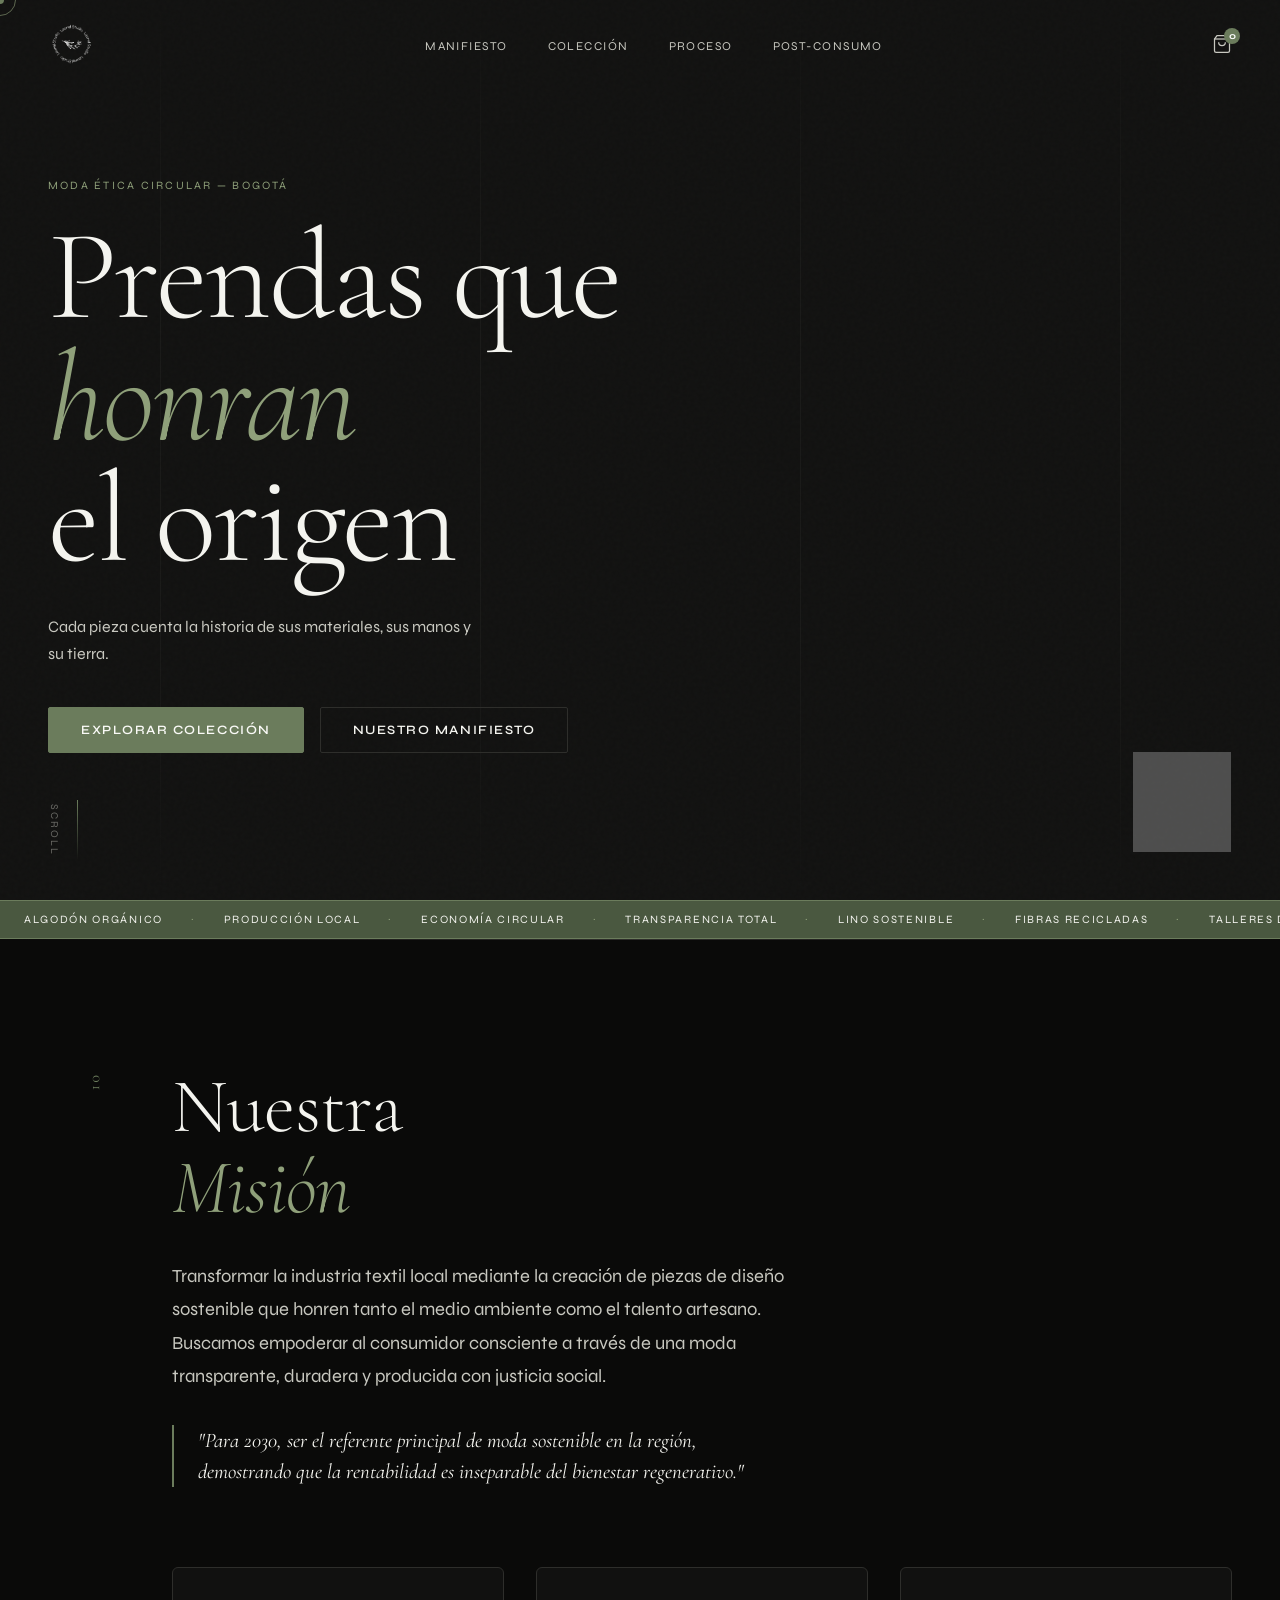
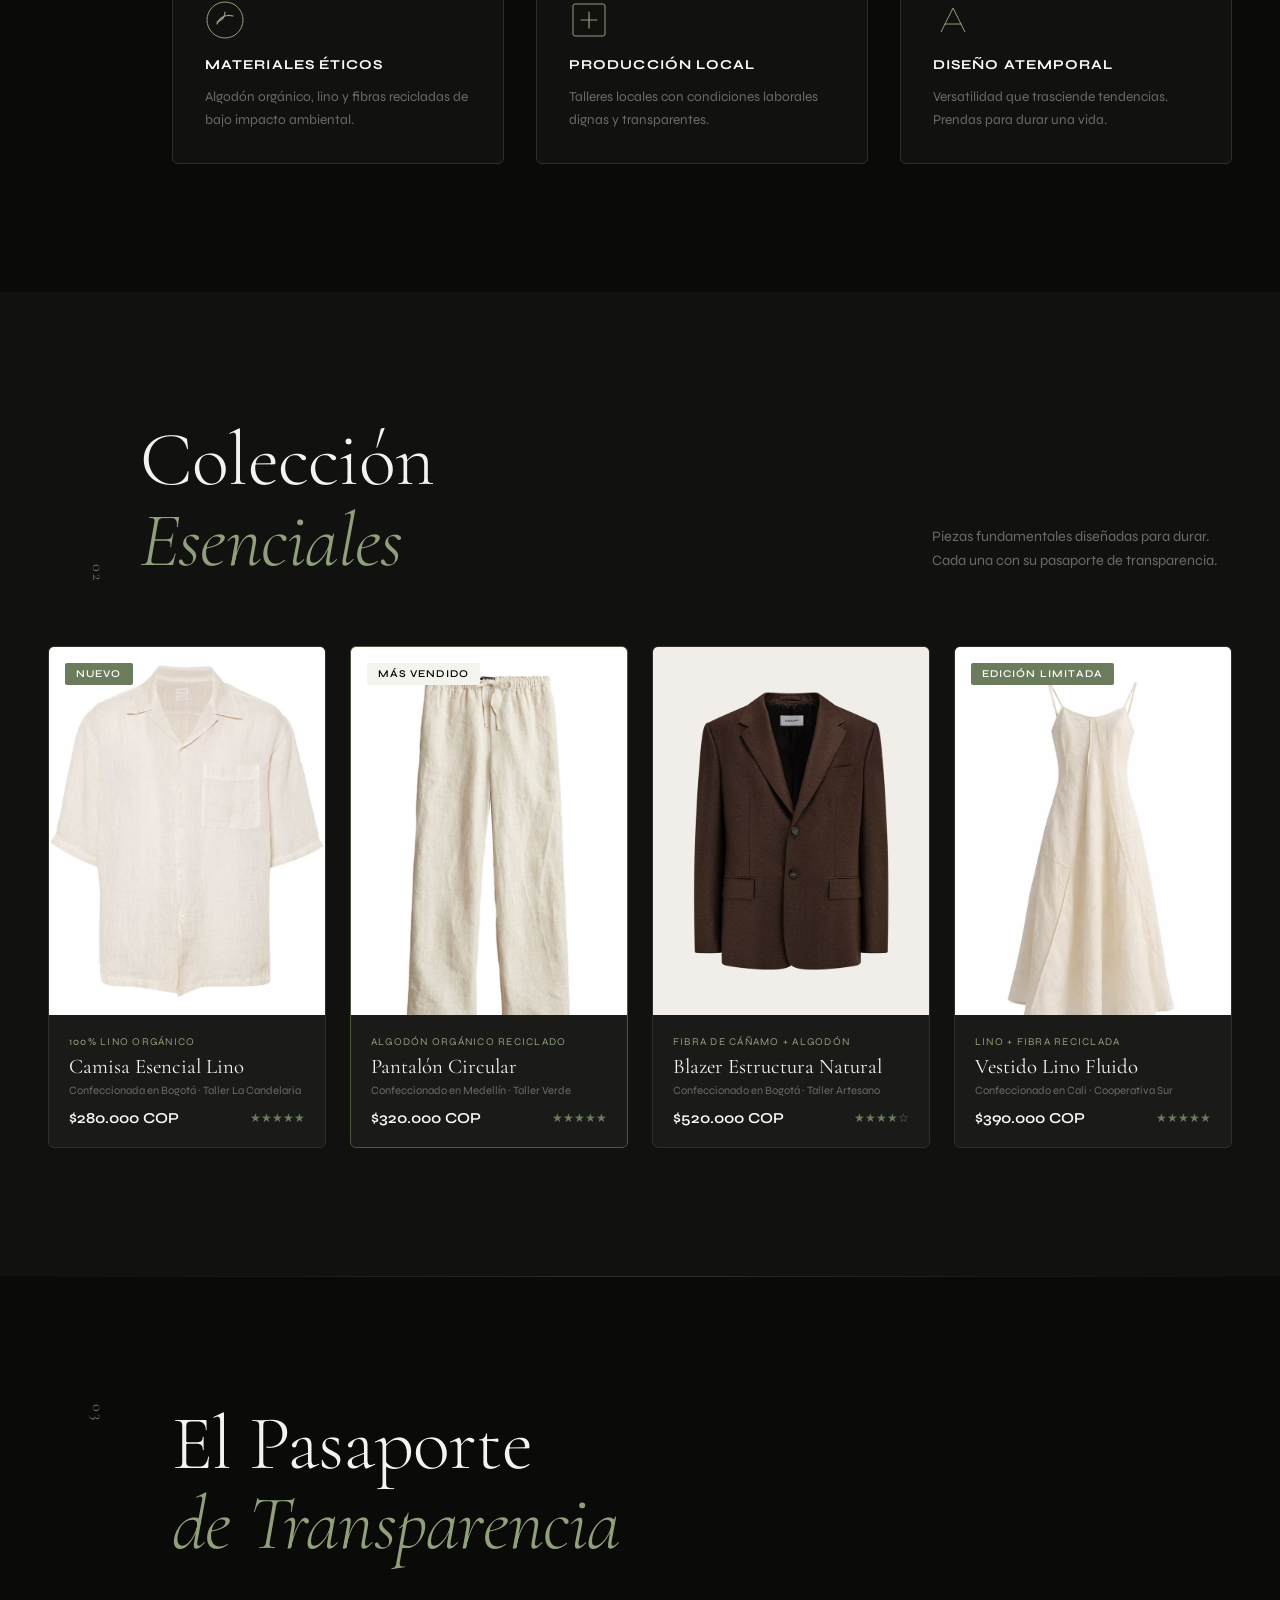
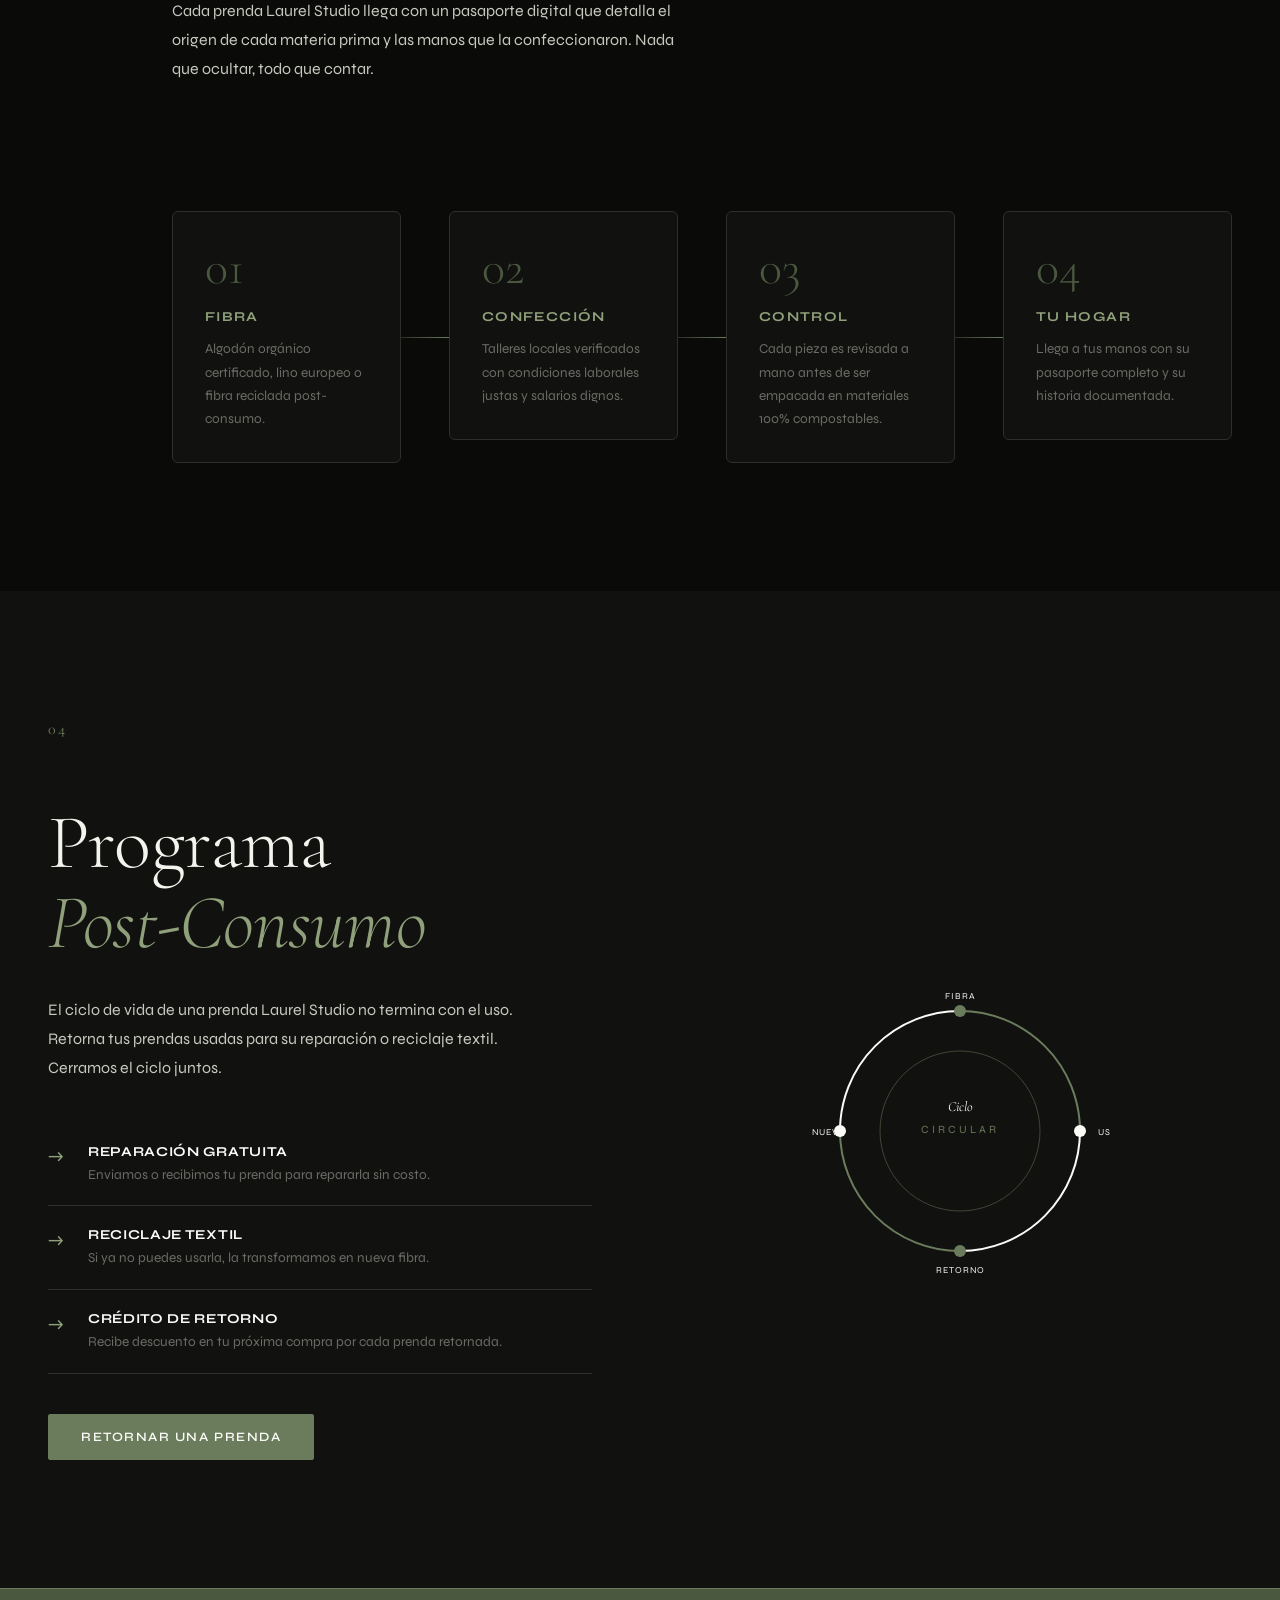
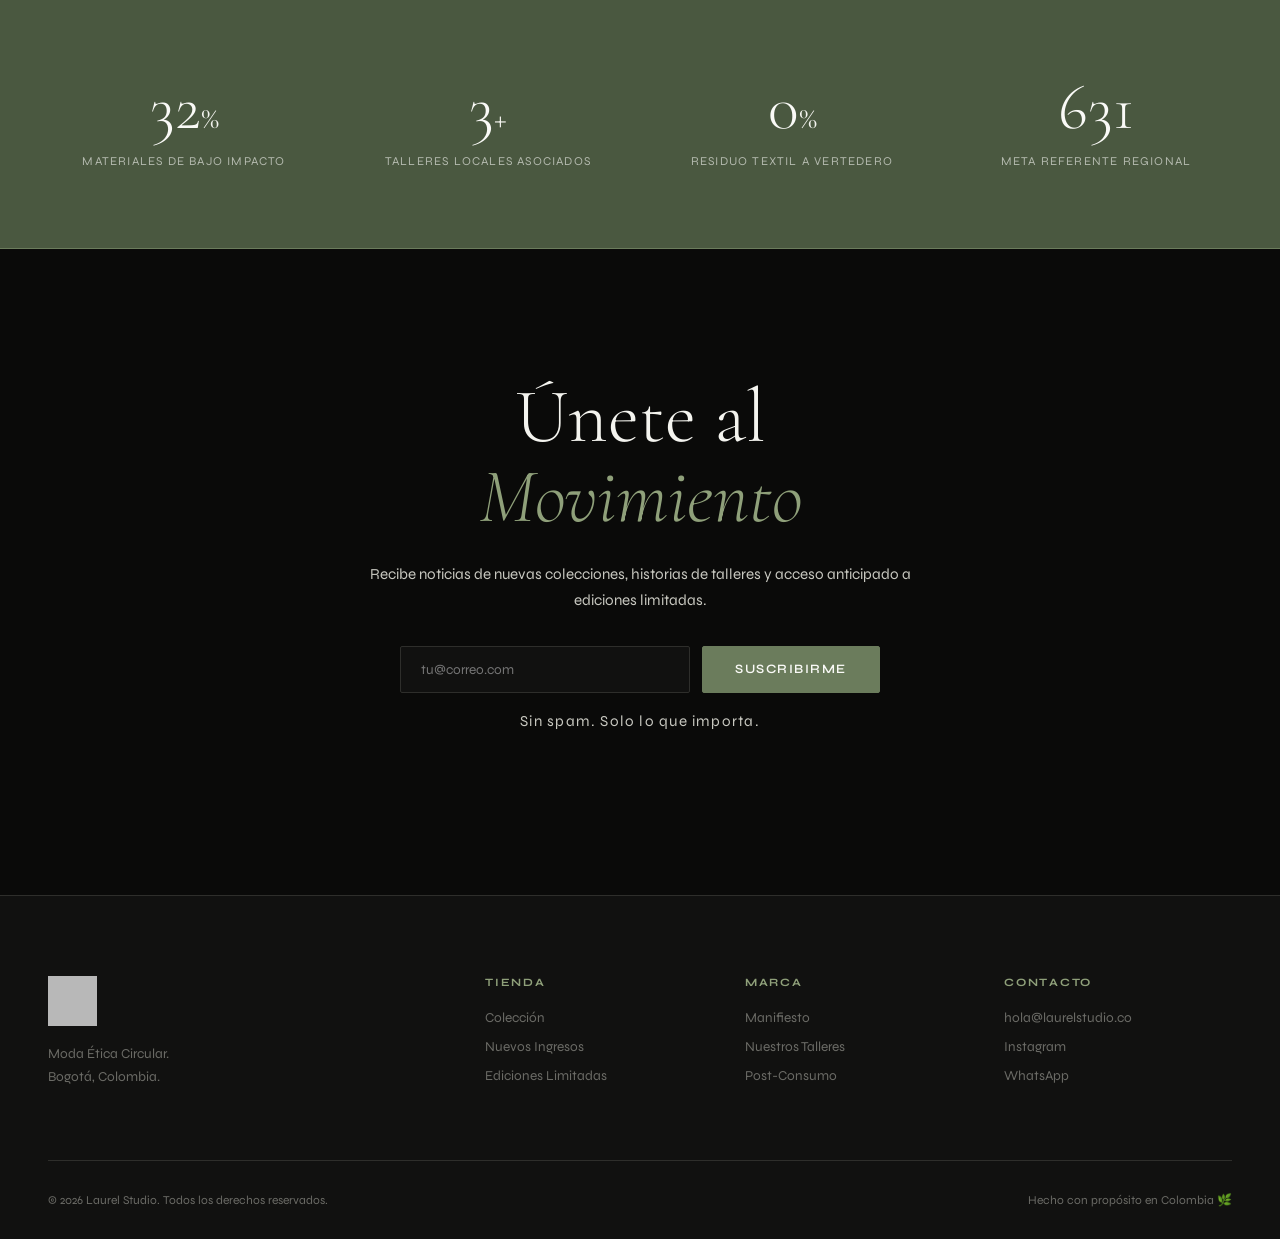
<file: index.html>
<!DOCTYPE html>
<html lang="es">
<head>
  <meta charset="UTF-8" />
  <meta name="viewport" content="width=device-width, initial-scale=1.0" />
  <title>Laurel Studio — Moda Ética Circular</title>
  <link rel="stylesheet" href="style.css" />
  <link rel="preconnect" href="https://fonts.googleapis.com" />
  <link rel="preconnect" href="https://fonts.gstatic.com" crossorigin />
  <link href="https://fonts.googleapis.com/css2?family=Cormorant+Garamond:ital,wght@0,300;0,400;0,600;1,300;1,400&family=Syne:wght@400;500;600;700;800&display=swap" rel="stylesheet" />
</head>
<body>

  <!-- CURSOR -->
  <div class="cursor" id="cursor"></div>
  <div class="cursor-follower" id="cursorFollower"></div>

  <!-- NAV -->
  <nav class="nav" id="nav">
    <div class="nav__logo">
      <img src="logotipo.png" alt="Laurel Studio" class="nav__logo-img" />
    </div>
    <ul class="nav__links">
      <li><a href="#manifesto">Manifiesto</a></li>
      <li><a href="#coleccion">Colección</a></li>
      <li><a href="#proceso">Proceso</a></li>
      <li><a href="#postconsume">Post-Consumo</a></li>
    </ul>
    <div class="nav__actions">
      <button class="nav__cart" aria-label="carrito">
        <svg width="20" height="20" viewBox="0 0 24 24" fill="none" stroke="currentColor" stroke-width="1.5"><path d="M6 2L3 6v14a2 2 0 002 2h14a2 2 0 002-2V6l-3-4z"/><line x1="3" y1="6" x2="21" y2="6"/><path d="M16 10a4 4 0 01-8 0"/></svg>
        <span class="cart-count">0</span>
      </button>
      <button class="nav__burger" id="burger" aria-label="menu">
        <span></span><span></span>
      </button>
    </div>
  </nav>

  <!-- MOBILE MENU -->
  <div class="mobile-menu" id="mobileMenu">
    <ul>
      <li><a href="#manifesto" class="mobile-link">Manifiesto</a></li>
      <li><a href="#coleccion" class="mobile-link">Colección</a></li>
      <li><a href="#proceso" class="mobile-link">Proceso</a></li>
      <li><a href="#postconsume" class="mobile-link">Post-Consumo</a></li>
    </ul>
  </div>

  <!-- HERO -->
  <section class="hero" id="hero">
    <div class="hero__bg">
      <div class="hero__grain"></div>
      <div class="hero__lines">
        <span></span><span></span><span></span><span></span>
      </div>
    </div>
    <div class="hero__content">
      <p class="hero__eyebrow reveal">Moda Ética Circular — Bogotá</p>
      <h1 class="hero__title reveal">
        <span class="line">Prendas que</span>
        <span class="line italic">honran</span>
        <span class="line">el origen</span>
      </h1>
      <p class="hero__sub reveal">Cada pieza cuenta la historia de sus materiales, sus manos y su tierra.</p>
      <div class="hero__actions reveal">
        <a href="#coleccion" class="btn btn--primary">Explorar Colección</a>
        <a href="#manifesto" class="btn btn--ghost">Nuestro Manifiesto</a>
      </div>
    </div>
    <div class="hero__scroll">
      <span>Scroll</span>
      <div class="scroll-line"></div>
    </div>
    <div class="hero__badge">
      <img src="logo.jpeg" alt="sello" class="badge-img rotating" />
    </div>
  </section>

  <!-- MANIFESTO STRIP -->
  <div class="marquee-strip" aria-hidden="true">
    <div class="marquee-track">
      <span>Algodón Orgánico</span><span class="dot">·</span>
      <span>Producción Local</span><span class="dot">·</span>
      <span>Economía Circular</span><span class="dot">·</span>
      <span>Transparencia Total</span><span class="dot">·</span>
      <span>Lino Sostenible</span><span class="dot">·</span>
      <span>Fibras Recicladas</span><span class="dot">·</span>
      <span>Talleres Dignos</span><span class="dot">·</span>
      <span>Sin Fast Fashion</span><span class="dot">·</span>
      <span>Algodón Orgánico</span><span class="dot">·</span>
      <span>Producción Local</span><span class="dot">·</span>
      <span>Economía Circular</span><span class="dot">·</span>
      <span>Transparencia Total</span><span class="dot">·</span>
      <span>Lino Sostenible</span><span class="dot">·</span>
      <span>Fibras Recicladas</span><span class="dot">·</span>
      <span>Talleres Dignos</span><span class="dot">·</span>
      <span>Sin Fast Fashion</span><span class="dot">·</span>
    </div>
  </div>

  <!-- MANIFESTO -->
  <section class="manifesto" id="manifesto">
    <div class="manifesto__number">01</div>
    <div class="manifesto__content">
      <h2 class="section-title reveal">Nuestra<br /><em>Misión</em></h2>
      <p class="manifesto__text reveal">
        Transformar la industria textil local mediante la creación de piezas de diseño sostenible que honren tanto el medio ambiente como el talento artesano. Buscamos empoderar al consumidor consciente a través de una moda transparente, duradera y producida con justicia social.
      </p>
      <blockquote class="manifesto__quote reveal">
        "Para 2030, ser el referente principal de moda sostenible en la región, demostrando que la rentabilidad es inseparable del bienestar regenerativo."
      </blockquote>
    </div>
    <div class="manifesto__pillars">
      <div class="pillar reveal">
        <div class="pillar__icon">
          <svg viewBox="0 0 40 40" fill="none" xmlns="http://www.w3.org/2000/svg">
            <circle cx="20" cy="20" r="18" stroke="currentColor" stroke-width="1"/>
            <path d="M12 24c2-6 8-10 16-8" stroke="currentColor" stroke-width="1.2" stroke-linecap="round"/>
            <path d="M20 12c0 4-2 8-8 10" stroke="currentColor" stroke-width="1.2" stroke-linecap="round"/>
          </svg>
        </div>
        <h3>Materiales Éticos</h3>
        <p>Algodón orgánico, lino y fibras recicladas de bajo impacto ambiental.</p>
      </div>
      <div class="pillar reveal">
        <div class="pillar__icon">
          <svg viewBox="0 0 40 40" fill="none" xmlns="http://www.w3.org/2000/svg">
            <rect x="4" y="4" width="32" height="32" rx="2" stroke="currentColor" stroke-width="1"/>
            <path d="M12 20h16M20 12v16" stroke="currentColor" stroke-width="1.2" stroke-linecap="round"/>
          </svg>
        </div>
        <h3>Producción Local</h3>
        <p>Talleres locales con condiciones laborales dignas y transparentes.</p>
      </div>
      <div class="pillar reveal">
        <div class="pillar__icon">
          <svg viewBox="0 0 40 40" fill="none" xmlns="http://www.w3.org/2000/svg">
            <path d="M8 32L20 8l12 24" stroke="currentColor" stroke-width="1"/>
            <path d="M12 24h16" stroke="currentColor" stroke-width="1.2" stroke-linecap="round"/>
          </svg>
        </div>
        <h3>Diseño Atemporal</h3>
        <p>Versatilidad que trasciende tendencias. Prendas para durar una vida.</p>
      </div>
    </div>
  </section>

  <!-- COLLECTION -->
  <section class="coleccion" id="coleccion">
    <div class="coleccion__header">
      <div class="coleccion__number">02</div>
      <h2 class="section-title reveal">Colección<br /><em>Esenciales</em></h2>
      <p class="coleccion__desc reveal">Piezas fundamentales diseñadas para durar. Cada una con su pasaporte de transparencia.</p>
    </div>

    <div class="products-grid">

  <div class="product-card reveal" data-index="1">
    <div class="product-card__img">
      <img src="imagen1.png" alt="Camisa Esencial Lino" />
      <div class="product-card__badge">Nuevo</div>
      <div class="product-card__overlay">
        <button class="btn-add" data-name="Camisa Esencial Lino" data-price="280000">Agregar al carrito</button>
        <a href="#" class="btn-passport">Ver Pasaporte</a>
      </div>
    </div>
    <div class="product-card__info">
      <span class="product-material">100% Lino Orgánico</span>
      <h3>Camisa Esencial Lino</h3>
      <p class="product-origin">Confeccionada en Bogotá · Taller La Candelaria</p>
      <div class="product-card__bottom">
        <span class="product-price">$280.000 COP</span>
        <div class="product-rating"><span>★★★★★</span></div>
      </div>
    </div>
  </div>

  <div class="product-card reveal featured" data-index="2">
    <div class="product-card__img">
      <img src="imagen2.png" alt="Pantalón Circular Algodón" />
      <div class="product-card__badge featured-badge">Más Vendido</div>
      <div class="product-card__overlay">
        <button class="btn-add" data-name="Pantalón Circular Algodón" data-price="320000">Agregar al carrito</button>
        <a href="#" class="btn-passport">Ver Pasaporte</a>
      </div>
    </div>
    <div class="product-card__info">
      <span class="product-material">Algodón Orgánico Reciclado</span>
      <h3>Pantalón Circular</h3>
      <p class="product-origin">Confeccionado en Medellín · Taller Verde</p>
      <div class="product-card__bottom">
        <span class="product-price">$320.000 COP</span>
        <div class="product-rating"><span>★★★★★</span></div>
      </div>
    </div>
  </div>

  <div class="product-card reveal" data-index="3">
    <div class="product-card__img">
      <img src="imagen3.png" alt="Blazer Estructura Natural" />
      <div class="product-card__overlay">
        <button class="btn-add" data-name="Blazer Estructura Natural" data-price="520000">Agregar al carrito</button>
        <a href="#" class="btn-passport">Ver Pasaporte</a>
      </div>
    </div>
    <div class="product-card__info">
      <span class="product-material">Fibra de Cáñamo + Algodón</span>
      <h3>Blazer Estructura Natural</h3>
      <p class="product-origin">Confeccionado en Bogotá · Taller Artesano</p>
      <div class="product-card__bottom">
        <span class="product-price">$520.000 COP</span>
        <div class="product-rating"><span>★★★★☆</span></div>
      </div>
    </div>
  </div>

  <div class="product-card reveal" data-index="4">
    <div class="product-card__img">
      <img src="imagen4.png" alt="Vestido Lino Fluido" />
      <div class="product-card__badge">Edición Limitada</div>
      <div class="product-card__overlay">
        <button class="btn-add" data-name="Vestido Lino Fluido" data-price="390000">Agregar al carrito</button>
        <a href="#" class="btn-passport">Ver Pasaporte</a>
      </div>
    </div>
    <div class="product-card__info">
      <span class="product-material">Lino + Fibra Reciclada</span>
      <h3>Vestido Lino Fluido</h3>
      <p class="product-origin">Confeccionado en Cali · Cooperativa Sur</p>
      <div class="product-card__bottom">
        <span class="product-price">$390.000 COP</span>
        <div class="product-rating"><span>★★★★★</span></div>
      </div>
    </div>
  </div>

</div>

    </div>

    <!-- Cart notification -->
    <div class="cart-toast" id="cartToast">
      <svg width="16" height="16" viewBox="0 0 24 24" fill="none" stroke="currentColor" stroke-width="2"><polyline points="20 6 9 17 4 12"/></svg>
      <span id="cartToastText">Agregado al carrito</span>
    </div>
  </section>

  <!-- PROCESO / PASAPORTE -->
  <section class="proceso" id="proceso">
    <div class="proceso__number">03</div>
    <div class="proceso__text">
      <h2 class="section-title reveal">El Pasaporte<br /><em>de Transparencia</em></h2>
      <p class="reveal">Cada prenda Laurel Studio llega con un pasaporte digital que detalla el origen de cada materia prima y las manos que la confeccionaron. Nada que ocultar, todo que contar.</p>
    </div>
    <div class="proceso__steps">
      <div class="step reveal">
        <div class="step__num">01</div>
        <h3>Fibra</h3>
        <p>Algodón orgánico certificado, lino europeo o fibra reciclada post-consumo.</p>
      </div>
      <div class="step__connector"></div>
      <div class="step reveal">
        <div class="step__num">02</div>
        <h3>Confección</h3>
        <p>Talleres locales verificados con condiciones laborales justas y salarios dignos.</p>
      </div>
      <div class="step__connector"></div>
      <div class="step reveal">
        <div class="step__num">03</div>
        <h3>Control</h3>
        <p>Cada pieza es revisada a mano antes de ser empacada en materiales 100% compostables.</p>
      </div>
      <div class="step__connector"></div>
      <div class="step reveal">
        <div class="step__num">04</div>
        <h3>Tu Hogar</h3>
        <p>Llega a tus manos con su pasaporte completo y su historia documentada.</p>
      </div>
    </div>
  </section>

  <!-- POST-CONSUMO -->
  <section class="postconsume" id="postconsume">
    <div class="postconsume__number">04</div>
    <div class="postconsume__inner">
      <div class="postconsume__left">
        <h2 class="section-title reveal">Programa<br /><em>Post-Consumo</em></h2>
        <p class="reveal">El ciclo de vida de una prenda Laurel Studio no termina con el uso. Retorna tus prendas usadas para su reparación o reciclaje textil. Cerramos el ciclo juntos.</p>
        <ul class="postconsume__list">
          <li class="reveal">
            <span class="list-icon">→</span>
            <div><strong>Reparación Gratuita</strong><p>Enviamos o recibimos tu prenda para repararla sin costo.</p></div>
          </li>
          <li class="reveal">
            <span class="list-icon">→</span>
            <div><strong>Reciclaje Textil</strong><p>Si ya no puedes usarla, la transformamos en nueva fibra.</p></div>
          </li>
          <li class="reveal">
            <span class="list-icon">→</span>
            <div><strong>Crédito de Retorno</strong><p>Recibe descuento en tu próxima compra por cada prenda retornada.</p></div>
          </li>
        </ul>
        <a href="#" class="btn btn--primary reveal">Retornar una Prenda</a>
      </div>
      <div class="postconsume__visual reveal">
        <div class="cycle-diagram">
          <svg viewBox="0 0 300 300" fill="none" xmlns="http://www.w3.org/2000/svg">
            <circle cx="150" cy="150" r="120" stroke="var(--olive)" stroke-width="0.5" stroke-dasharray="4 4"/>
            <circle cx="150" cy="150" r="80" stroke="var(--olive)" stroke-width="0.5"/>
            <path d="M150 30 A120 120 0 0 1 270 150" stroke="var(--olive)" stroke-width="2" stroke-linecap="round"/>
            <path d="M270 150 A120 120 0 0 1 150 270" stroke="var(--white)" stroke-width="2" stroke-linecap="round"/>
            <path d="M150 270 A120 120 0 0 1 30 150" stroke="var(--olive)" stroke-width="2" stroke-linecap="round"/>
            <path d="M30 150 A120 120 0 0 1 150 30" stroke="var(--white)" stroke-width="2" stroke-linecap="round"/>
            <circle cx="150" cy="30" r="6" fill="var(--olive)"/>
            <circle cx="270" cy="150" r="6" fill="var(--white)"/>
            <circle cx="150" cy="270" r="6" fill="var(--olive)"/>
            <circle cx="30" cy="150" r="6" fill="var(--white)"/>
            <text x="150" y="130" text-anchor="middle" fill="var(--white)" font-family="Cormorant Garamond" font-size="14" font-style="italic">Ciclo</text>
            <text x="150" y="152" text-anchor="middle" fill="var(--olive)" font-family="Syne" font-size="11" letter-spacing="3">CIRCULAR</text>
            <text x="150" y="18" text-anchor="middle" fill="var(--white)" font-family="Syne" font-size="9" letter-spacing="1">FIBRA</text>
            <text x="288" y="154" text-anchor="start" fill="var(--white)" font-family="Syne" font-size="9" letter-spacing="1">USO</text>
            <text x="150" y="292" text-anchor="middle" fill="var(--white)" font-family="Syne" font-size="9" letter-spacing="1">RETORNO</text>
            <text x="2" y="154" text-anchor="start" fill="var(--white)" font-family="Syne" font-size="9" letter-spacing="1">NUEVO</text>
          </svg>
        </div>
      </div>
    </div>
  </section>

  <!-- VALORES / STATS -->
  <section class="stats">
    <div class="stat reveal">
      <span class="stat__num" data-target="100">0</span><span class="stat__sym">%</span>
      <p>Materiales de bajo impacto</p>
    </div>
    <div class="stat reveal">
      <span class="stat__num" data-target="12">0</span><span class="stat__sym">+</span>
      <p>Talleres locales asociados</p>
    </div>
    <div class="stat reveal">
      <span class="stat__num" data-target="0">0</span><span class="stat__sym">%</span>
      <p>Residuo textil a vertedero</p>
    </div>
    <div class="stat reveal">
      <span class="stat__num" data-target="2030">0</span>
      <p>Meta referente regional</p>
    </div>
  </section>

  <!-- NEWSLETTER -->
  <section class="newsletter">
    <div class="newsletter__inner">
      <h2 class="reveal">Únete al<br /><em>Movimiento</em></h2>
      <p class="reveal">Recibe noticias de nuevas colecciones, historias de talleres y acceso anticipado a ediciones limitadas.</p>
      <form class="newsletter__form reveal" id="newsletterForm">
        <input type="email" placeholder="tu@correo.com" required />
        <button type="submit" class="btn btn--primary">Suscribirme</button>
      </form>
      <p class="newsletter__note reveal">Sin spam. Solo lo que importa.</p>
    </div>
  </section>

  <!-- FOOTER -->
  <footer class="footer">
    <div class="footer__top">
      <div class="footer__brand">
        <img src="logo.jpeg" alt="Laurel Studio" class="footer__logo" />
        <p>Moda Ética Circular.<br />Bogotá, Colombia.</p>
      </div>
      <div class="footer__links">
        <div class="footer__col">
          <h4>Tienda</h4>
          <ul>
            <li><a href="#">Colección</a></li>
            <li><a href="#">Nuevos Ingresos</a></li>
            <li><a href="#">Ediciones Limitadas</a></li>
          </ul>
        </div>
        <div class="footer__col">
          <h4>Marca</h4>
          <ul>
            <li><a href="#">Manifiesto</a></li>
            <li><a href="#">Nuestros Talleres</a></li>
            <li><a href="#">Post-Consumo</a></li>
          </ul>
        </div>
        <div class="footer__col">
          <h4>Contacto</h4>
          <ul>
            <li><a href="#">hola@laurelstudio.co</a></li>
            <li><a href="#">Instagram</a></li>
            <li><a href="#">WhatsApp</a></li>
          </ul>
        </div>
      </div>
    </div>
    <div class="footer__bottom">
      <p>© 2026 Laurel Studio. Todos los derechos reservados.</p>
      <p>Hecho con propósito en Colombia 🌿</p>
    </div>
  </footer>

  <script src="script.js"></script>
</body>
</html>
</file>
<file: style.css>
/* ===========================
   LAUREL STUDIO — style.css
   Moda Ética Circular
=========================== */

/* --- TOKENS --- */
:root {
  --black: #0a0a09;
  --off-black: #111110;
  --dark: #1a1a18;
  --mid: #2e2e2b;
  --gray: #6b6b66;
  --light-gray: #c8c8c0;
  --off-white: #f4f4ef;
  --white: #fafaf7;
  --olive: #6b7c5c;
  --olive-light: #8fa07a;
  --olive-dark: #4a5840;
  --olive-muted: #6b7c5c22;

  --font-display: 'Cormorant Garamond', Georgia, serif;
  --font-body: 'Syne', sans-serif;

  --ease-smooth: cubic-bezier(0.25, 0.46, 0.45, 0.94);
  --ease-bounce: cubic-bezier(0.34, 1.56, 0.64, 1);
  --ease-in-out: cubic-bezier(0.65, 0, 0.35, 1);

  --r-sm: 2px;
  --r-md: 6px;
  --r-lg: 12px;
}

/* --- RESET --- */
*, *::before, *::after { box-sizing: border-box; margin: 0; padding: 0; }
html { scroll-behavior: smooth; font-size: 16px; }
body {
  background: var(--black);
  color: var(--off-white);
  font-family: var(--font-body);
  cursor: none;
  overflow-x: hidden;
}
img { max-width: 100%; display: block; }
a { text-decoration: none; color: inherit; }
ul { list-style: none; }
button { border: none; background: none; cursor: none; font-family: inherit; }

/* --- CUSTOM CURSOR --- */
.cursor {
  position: fixed;
  width: 8px; height: 8px;
  background: var(--olive);
  border-radius: 50%;
  pointer-events: none;
  z-index: 9999;
  transform: translate(-50%, -50%);
  transition: width 0.2s, height 0.2s, background 0.2s;
}
.cursor-follower {
  position: fixed;
  width: 32px; height: 32px;
  border: 1px solid var(--olive-light);
  border-radius: 50%;
  pointer-events: none;
  z-index: 9998;
  transform: translate(-50%, -50%);
  transition: all 0.12s var(--ease-smooth);
  opacity: 0.6;
}
body:has(a:hover) .cursor,
body:has(button:hover) .cursor {
  width: 14px; height: 14px;
  background: var(--olive-light);
}

/* --- SCROLLBAR --- */
::-webkit-scrollbar { width: 4px; }
::-webkit-scrollbar-track { background: var(--black); }
::-webkit-scrollbar-thumb { background: var(--olive-dark); border-radius: 2px; }

/* --- TYPOGRAPHY --- */
.section-title {
  font-family: var(--font-display);
  font-size: clamp(2.8rem, 6vw, 5.5rem);
  font-weight: 300;
  line-height: 1.05;
  letter-spacing: -0.01em;
}
.section-title em {
  font-style: italic;
  color: var(--olive-light);
}

/* --- REVEAL ANIMATION --- */
.reveal {
  opacity: 0;
  transform: translateY(32px);
  transition: opacity 0.7s var(--ease-smooth), transform 0.7s var(--ease-smooth);
}
.reveal.visible {
  opacity: 1;
  transform: translateY(0);
}

/* --- BUTTONS --- */
.btn {
  display: inline-flex;
  align-items: center;
  gap: 0.5rem;
  padding: 0.875rem 2rem;
  font-family: var(--font-body);
  font-size: 0.8rem;
  font-weight: 600;
  letter-spacing: 0.12em;
  text-transform: uppercase;
  border-radius: var(--r-sm);
  transition: all 0.3s var(--ease-smooth);
  position: relative;
  overflow: hidden;
}
.btn--primary {
  background: var(--olive);
  color: var(--white);
  border: 1px solid var(--olive);
}
.btn--primary::after {
  content: '';
  position: absolute;
  inset: 0;
  background: var(--olive-light);
  transform: scaleX(0);
  transform-origin: left;
  transition: transform 0.4s var(--ease-smooth);
  z-index: -1;
}
.btn--primary:hover::after { transform: scaleX(1); }
.btn--primary:hover { border-color: var(--olive-light); }

.btn--ghost {
  background: transparent;
  color: var(--off-white);
  border: 1px solid var(--mid);
}
.btn--ghost:hover {
  border-color: var(--olive);
  color: var(--olive-light);
}

/* ==================
   NAV
================== */
.nav {
  position: fixed;
  top: 0; left: 0; right: 0;
  z-index: 900;
  display: flex;
  align-items: center;
  justify-content: space-between;
  padding: 1.25rem 3rem;
  transition: background 0.4s, padding 0.4s;
}
.nav.scrolled {
  background: rgba(10, 10, 9, 0.94);
  backdrop-filter: blur(12px);
  padding: 0.8rem 3rem;
  border-bottom: 1px solid var(--mid);
}
.nav__logo-img {
  height: 48px;
  width: auto;
  filter: brightness(0) invert(1);
  opacity: 0.9;
  transition: opacity 0.2s;
}
.nav__logo-img:hover { opacity: 1; }

.nav__links {
  display: flex;
  gap: 2.5rem;
}
.nav__links a {
  font-size: 0.75rem;
  letter-spacing: 0.12em;
  text-transform: uppercase;
  color: var(--light-gray);
  transition: color 0.2s;
  position: relative;
}
.nav__links a::after {
  content: '';
  position: absolute;
  bottom: -4px; left: 0; right: 0;
  height: 1px;
  background: var(--olive);
  transform: scaleX(0);
  transform-origin: left;
  transition: transform 0.3s var(--ease-smooth);
}
.nav__links a:hover { color: var(--white); }
.nav__links a:hover::after { transform: scaleX(1); }

.nav__actions { display: flex; align-items: center; gap: 1rem; }
.nav__cart {
  display: flex;
  align-items: center;
  gap: 0.4rem;
  color: var(--light-gray);
  font-size: 0.75rem;
  transition: color 0.2s;
  position: relative;
}
.nav__cart:hover { color: var(--white); }
.cart-count {
  position: absolute;
  top: -6px; right: -8px;
  background: var(--olive);
  color: white;
  border-radius: 50%;
  width: 16px; height: 16px;
  font-size: 0.6rem;
  display: flex;
  align-items: center;
  justify-content: center;
  font-weight: 700;
}

.nav__burger {
  display: none;
  flex-direction: column;
  gap: 5px;
  padding: 4px;
}
.nav__burger span {
  display: block;
  width: 22px;
  height: 1px;
  background: var(--off-white);
  transition: all 0.3s;
}
.nav__burger.open span:first-child { transform: rotate(45deg) translate(4px, 4px); }
.nav__burger.open span:last-child { transform: rotate(-45deg) translate(4px, -4px); }

.mobile-menu {
  position: fixed;
  top: 0; left: 0; right: 0; bottom: 0;
  background: var(--off-black);
  z-index: 850;
  display: flex;
  align-items: center;
  justify-content: center;
  transform: translateY(-100%);
  transition: transform 0.5s var(--ease-in-out);
}
.mobile-menu.open { transform: translateY(0); }
.mobile-menu ul { text-align: center; }
.mobile-menu li { margin: 1.5rem 0; }
.mobile-menu a {
  font-family: var(--font-display);
  font-size: 3rem;
  font-weight: 300;
  color: var(--off-white);
  transition: color 0.2s;
}
.mobile-menu a:hover { color: var(--olive-light); }

/* ==================
   HERO
================== */
.hero {
  min-height: 100vh;
  display: flex;
  align-items: center;
  position: relative;
  overflow: hidden;
  padding: 6rem 3rem 4rem;
}
.hero__bg {
  position: absolute;
  inset: 0;
  background: var(--off-black);
}
.hero__grain {
  position: absolute;
  inset: 0;
  background-image: url("data:image/svg+xml,%3Csvg viewBox='0 0 256 256' xmlns='http://www.w3.org/2000/svg'%3E%3Cfilter id='noise'%3E%3CfeTurbulence type='fractalNoise' baseFrequency='0.9' numOctaves='4' stitchTiles='stitch'/%3E%3C/filter%3E%3Crect width='100%25' height='100%25' filter='url(%23noise)' opacity='0.04'/%3E%3C/svg%3E");
  opacity: 0.5;
  pointer-events: none;
}
.hero__lines {
  position: absolute;
  inset: 0;
  display: flex;
  justify-content: space-around;
  pointer-events: none;
}
.hero__lines span {
  display: block;
  width: 1px;
  height: 100%;
  background: linear-gradient(to bottom, transparent, var(--mid) 30%, var(--mid) 70%, transparent);
  opacity: 0.3;
}

.hero__content {
  position: relative;
  z-index: 2;
  max-width: 720px;
}
.hero__eyebrow {
  font-size: 0.7rem;
  letter-spacing: 0.2em;
  text-transform: uppercase;
  color: var(--olive-light);
  margin-bottom: 1.5rem;
}
.hero__title {
  font-family: var(--font-display);
  font-size: clamp(4rem, 10vw, 9rem);
  font-weight: 300;
  line-height: 0.95;
  letter-spacing: -0.02em;
  margin-bottom: 2rem;
}
.hero__title .line { display: block; }
.hero__title .italic { font-style: italic; color: var(--olive-light); }
.hero__sub {
  font-size: 1rem;
  color: var(--light-gray);
  max-width: 440px;
  line-height: 1.7;
  margin-bottom: 2.5rem;
}
.hero__actions {
  display: flex;
  gap: 1rem;
  flex-wrap: wrap;
}

.hero__scroll {
  position: absolute;
  bottom: 2.5rem;
  left: 3rem;
  display: flex;
  align-items: center;
  gap: 1rem;
  z-index: 2;
}
.hero__scroll span {
  font-size: 0.65rem;
  letter-spacing: 0.2em;
  text-transform: uppercase;
  color: var(--gray);
  writing-mode: vertical-rl;
}
.scroll-line {
  width: 1px;
  height: 60px;
  background: linear-gradient(to bottom, var(--olive), transparent);
  animation: scrollPulse 2s infinite;
}
@keyframes scrollPulse {
  0%, 100% { opacity: 0.3; transform: scaleY(1); }
  50% { opacity: 1; transform: scaleY(0.7); }
}

.hero__badge {
  position: absolute;
  bottom: 3rem;
  right: 3rem;
  z-index: 2;
  opacity: 0.25;
}
.badge-img {
  width: 100px; height: 100px;
  object-fit: contain;
  filter: brightness(0) invert(1);
}
.rotating { animation: rotateSlow 20s linear infinite; }
@keyframes rotateSlow { to { transform: rotate(360deg); } }

/* Staggered reveal for hero */
.hero__content .reveal:nth-child(1) { transition-delay: 0.1s; }
.hero__content .reveal:nth-child(2) { transition-delay: 0.25s; }
.hero__content .reveal:nth-child(3) { transition-delay: 0.4s; }
.hero__content .reveal:nth-child(4) { transition-delay: 0.55s; }

/* ==================
   MARQUEE
================== */
.marquee-strip {
  overflow: hidden;
  background: var(--olive-dark);
  padding: 0.75rem 0;
  border-top: 1px solid var(--olive);
  border-bottom: 1px solid var(--olive);
}
.marquee-track {
  display: flex;
  gap: 0;
  white-space: nowrap;
  animation: marquee 30s linear infinite;
  width: max-content;
}
.marquee-track span {
  font-size: 0.7rem;
  letter-spacing: 0.15em;
  text-transform: uppercase;
  color: var(--off-white);
  padding: 0 1.5rem;
}
.marquee-track .dot {
  color: var(--olive-light);
  padding: 0 0.25rem;
}
@keyframes marquee {
  from { transform: translateX(0); }
  to { transform: translateX(-50%); }
}

/* ==================
   MANIFESTO
================== */
.manifesto {
  padding: 8rem 3rem;
  display: grid;
  grid-template-columns: 60px 1fr;
  grid-template-rows: auto auto;
  gap: 0 4rem;
  background: var(--black);
  position: relative;
}
.manifesto::before {
  content: '';
  position: absolute;
  top: 0; left: 0; right: 0;
  height: 1px;
  background: linear-gradient(to right, transparent, var(--mid), transparent);
}
.manifesto__number {
  font-family: var(--font-display);
  font-size: 1rem;
  color: var(--olive);
  letter-spacing: 0.1em;
  writing-mode: vertical-rl;
  grid-row: span 2;
  align-self: start;
  padding-top: 0.5rem;
}
.manifesto__content { margin-bottom: 5rem; }
.manifesto__text {
  font-size: 1.15rem;
  color: var(--light-gray);
  line-height: 1.8;
  max-width: 620px;
  margin: 2rem 0;
}
.manifesto__quote {
  border-left: 2px solid var(--olive);
  padding-left: 1.5rem;
  font-family: var(--font-display);
  font-size: 1.3rem;
  font-style: italic;
  color: var(--off-white);
  line-height: 1.5;
  max-width: 580px;
}
.manifesto__pillars {
  grid-column: 2;
  display: grid;
  grid-template-columns: repeat(3, 1fr);
  gap: 2rem;
}
.pillar {
  padding: 2rem;
  border: 1px solid var(--mid);
  border-radius: var(--r-md);
  background: var(--off-black);
  transition: border-color 0.3s, transform 0.3s var(--ease-smooth);
}
.pillar:hover {
  border-color: var(--olive);
  transform: translateY(-4px);
}
.pillar__icon {
  width: 40px; height: 40px;
  color: var(--olive-light);
  margin-bottom: 1rem;
}
.pillar h3 {
  font-size: 0.85rem;
  letter-spacing: 0.08em;
  text-transform: uppercase;
  margin-bottom: 0.75rem;
  color: var(--white);
}
.pillar p {
  font-size: 0.85rem;
  color: var(--gray);
  line-height: 1.7;
}

/* ==================
   COLLECTION
================== */
.coleccion {
  padding: 8rem 3rem;
  background: var(--off-black);
  position: relative;
}
.coleccion__header {
  display: grid;
  grid-template-columns: 60px 1fr auto;
  align-items: end;
  gap: 2rem;
  margin-bottom: 4rem;
}
.coleccion__number {
  font-family: var(--font-display);
  font-size: 1rem;
  color: var(--olive);
  letter-spacing: 0.1em;
  writing-mode: vertical-rl;
}
.coleccion__desc {
  font-size: 0.9rem;
  color: var(--gray);
  max-width: 300px;
  line-height: 1.7;
  align-self: end;
  padding-bottom: 0.5rem;
}

.products-grid {
  display: grid;
  grid-template-columns: repeat(4, 1fr);
  gap: 1.5rem;
}
.product-card {
  background: var(--dark);
  border: 1px solid var(--mid);
  border-radius: var(--r-md);
  overflow: hidden;
  transition: border-color 0.3s, transform 0.4s var(--ease-smooth);
}
.product-card:hover {
  border-color: var(--olive);
  transform: translateY(-6px);
}
.product-card.featured {
  border-color: var(--olive-dark);
}
.product-card__img {
  position: relative;
  aspect-ratio: 3/4;
  overflow: hidden;
  background: var(--mid);
}
.product-card__placeholder {
  width: 100%;
  height: 100%;
  display: flex;
  align-items: center;
  justify-content: center;
  background: linear-gradient(135deg, var(--dark) 0%, var(--mid) 100%);
}
.placeholder-shape {
  width: 60%;
  height: 70%;
  background: linear-gradient(135deg, var(--olive-muted), var(--olive-dark));
  border-radius: 40% 60% 70% 30% / 40% 50% 60% 50%;
  opacity: 0.4;
  animation: morphShape 6s ease-in-out infinite;
}
@keyframes morphShape {
  0%, 100% { border-radius: 40% 60% 70% 30% / 40% 50% 60% 50%; }
  33% { border-radius: 70% 30% 50% 50% / 30% 30% 70% 70%; }
  66% { border-radius: 50% 50% 30% 70% / 50% 70% 30% 50%; }
}
.product-card__badge {
  position: absolute;
  top: 1rem;
  left: 1rem;
  background: var(--olive);
  color: var(--white);
  font-size: 0.65rem;
  letter-spacing: 0.1em;
  text-transform: uppercase;
  padding: 0.3rem 0.7rem;
  border-radius: var(--r-sm);
  font-weight: 600;
}
.featured-badge { background: var(--off-white); color: var(--black); }

.product-card__overlay {
  position: absolute;
  inset: 0;
  background: rgba(10, 10, 9, 0.7);
  display: flex;
  flex-direction: column;
  align-items: center;
  justify-content: center;
  gap: 0.75rem;
  opacity: 0;
  transition: opacity 0.3s;
  backdrop-filter: blur(2px);
}
.product-card:hover .product-card__overlay { opacity: 1; }

.btn-add {
  background: var(--olive);
  color: var(--white);
  padding: 0.75rem 1.5rem;
  font-size: 0.75rem;
  letter-spacing: 0.1em;
  text-transform: uppercase;
  font-weight: 600;
  border-radius: var(--r-sm);
  transition: background 0.2s;
  font-family: var(--font-body);
}
.btn-add:hover { background: var(--olive-light); }
.btn-passport {
  font-size: 0.7rem;
  letter-spacing: 0.1em;
  text-transform: uppercase;
  color: var(--light-gray);
  text-decoration: underline;
  text-underline-offset: 3px;
}

.product-card__info { padding: 1.25rem; }
.product-material {
  font-size: 0.65rem;
  letter-spacing: 0.12em;
  text-transform: uppercase;
  color: var(--olive-light);
  display: block;
  margin-bottom: 0.4rem;
}
.product-card__info h3 {
  font-family: var(--font-display);
  font-size: 1.3rem;
  font-weight: 400;
  margin-bottom: 0.3rem;
}
.product-origin {
  font-size: 0.7rem;
  color: var(--gray);
  margin-bottom: 0.75rem;
}
.product-card__bottom {
  display: flex;
  align-items: center;
  justify-content: space-between;
}
.product-price {
  font-weight: 600;
  font-size: 0.95rem;
  color: var(--white);
}
.product-rating { color: var(--olive); font-size: 0.75rem; }

.cart-toast {
  position: fixed;
  bottom: 2rem;
  right: 2rem;
  background: var(--olive-dark);
  color: var(--white);
  padding: 0.75rem 1.25rem;
  border-radius: var(--r-md);
  display: flex;
  align-items: center;
  gap: 0.5rem;
  font-size: 0.8rem;
  letter-spacing: 0.05em;
  transform: translateY(100px);
  opacity: 0;
  transition: all 0.4s var(--ease-bounce);
  z-index: 800;
}
.cart-toast.show {
  transform: translateY(0);
  opacity: 1;
}

/* ==================
   PROCESO
================== */
.proceso {
  padding: 8rem 3rem;
  background: var(--black);
  display: grid;
  grid-template-columns: 60px 1fr;
  gap: 4rem;
  position: relative;
}
.proceso::before {
  content: '';
  position: absolute;
  top: 0; left: 0; right: 0;
  height: 1px;
  background: linear-gradient(to right, transparent, var(--mid), transparent);
}
.proceso__number {
  font-family: var(--font-display);
  font-size: 1rem;
  color: var(--olive);
  letter-spacing: 0.1em;
  writing-mode: vertical-rl;
}
.proceso__text { margin-bottom: 4rem; }
.proceso__text p {
  font-size: 1rem;
  color: var(--light-gray);
  line-height: 1.8;
  max-width: 520px;
  margin-top: 2rem;
}
.proceso__steps {
  grid-column: 2;
  display: flex;
  align-items: flex-start;
  gap: 0;
}
.step {
  flex: 1;
  padding: 2rem;
  border: 1px solid var(--mid);
  border-radius: var(--r-md);
  background: var(--off-black);
  transition: border-color 0.3s;
}
.step:hover { border-color: var(--olive); }
.step__num {
  font-family: var(--font-display);
  font-size: 3rem;
  font-weight: 300;
  color: var(--olive-dark);
  line-height: 1;
  margin-bottom: 1rem;
}
.step h3 {
  font-size: 0.85rem;
  letter-spacing: 0.1em;
  text-transform: uppercase;
  color: var(--olive-light);
  margin-bottom: 0.75rem;
}
.step p {
  font-size: 0.85rem;
  color: var(--gray);
  line-height: 1.7;
}
.step__connector {
  width: 3rem;
  height: 1px;
  background: linear-gradient(to right, var(--mid), var(--olive));
  align-self: center;
  flex-shrink: 0;
}

/* ==================
   POST-CONSUMO
================== */
.postconsume {
  padding: 8rem 3rem;
  background: var(--off-black);
  position: relative;
}
.postconsume__number {
  font-family: var(--font-display);
  font-size: 1rem;
  color: var(--olive);
  letter-spacing: 0.1em;
  margin-bottom: 4rem;
}
.postconsume__inner {
  display: grid;
  grid-template-columns: 1fr 1fr;
  gap: 6rem;
  align-items: center;
}
.postconsume__left p {
  font-size: 1rem;
  color: var(--light-gray);
  line-height: 1.8;
  margin: 2rem 0 2.5rem;
  max-width: 500px;
}
.postconsume__list {
  margin-bottom: 2.5rem;
}
.postconsume__list li {
  display: flex;
  gap: 1.5rem;
  padding: 1.25rem 0;
  border-bottom: 1px solid var(--mid);
  align-items: flex-start;
}
.list-icon {
  color: var(--olive-light);
  font-size: 1.2rem;
  flex-shrink: 0;
  padding-top: 0.1rem;
}
.postconsume__list strong {
  display: block;
  font-size: 0.85rem;
  letter-spacing: 0.05em;
  text-transform: uppercase;
  color: var(--white);
  margin-bottom: 0.25rem;
}
.postconsume__list p {
  margin: 0;
  font-size: 0.85rem;
  color: var(--gray);
  line-height: 1.6;
}

.postconsume__visual { display: flex; justify-content: center; }
.cycle-diagram {
  width: 300px; height: 300px;
  animation: rotateSlow 40s linear infinite;
}

/* ==================
   STATS
================== */
.stats {
  padding: 5rem 3rem;
  background: var(--olive-dark);
  display: grid;
  grid-template-columns: repeat(4, 1fr);
  gap: 2rem;
  border-top: 1px solid var(--olive);
  border-bottom: 1px solid var(--olive);
}
.stat { text-align: center; }
.stat__num {
  font-family: var(--font-display);
  font-size: clamp(2.5rem, 5vw, 4rem);
  font-weight: 300;
  color: var(--white);
}
.stat__sym {
  font-family: var(--font-display);
  font-size: 2rem;
  font-weight: 300;
  color: var(--off-white);
}
.stat p {
  font-size: 0.75rem;
  letter-spacing: 0.1em;
  text-transform: uppercase;
  color: rgba(250, 250, 247, 0.6);
  margin-top: 0.5rem;
}

/* ==================
   NEWSLETTER
================== */
.newsletter {
  padding: 8rem 3rem;
  background: var(--black);
  text-align: center;
}
.newsletter__inner { max-width: 560px; margin: 0 auto; }
.newsletter h2 {
  font-family: var(--font-display);
  font-size: clamp(3rem, 6vw, 5rem);
  font-weight: 300;
  line-height: 1.05;
  margin-bottom: 1.5rem;
}
.newsletter h2 em {
  font-style: italic;
  color: var(--olive-light);
}
.newsletter p {
  color: var(--light-gray);
  font-size: 0.95rem;
  line-height: 1.7;
  margin-bottom: 2rem;
}
.newsletter__form {
  display: flex;
  gap: 0.75rem;
  max-width: 480px;
  margin: 0 auto 1rem;
}
.newsletter__form input {
  flex: 1;
  background: var(--off-black);
  border: 1px solid var(--mid);
  color: var(--white);
  padding: 0.875rem 1.25rem;
  font-family: var(--font-body);
  font-size: 0.85rem;
  border-radius: var(--r-sm);
  outline: none;
  transition: border-color 0.2s;
}
.newsletter__form input:focus { border-color: var(--olive); }
.newsletter__note {
  font-size: 0.7rem;
  color: var(--gray);
  letter-spacing: 0.08em;
}

/* ==================
   FOOTER
================== */
.footer {
  background: var(--off-black);
  border-top: 1px solid var(--mid);
  padding: 5rem 3rem 2rem;
}
.footer__top {
  display: grid;
  grid-template-columns: 1fr 2fr;
  gap: 4rem;
  padding-bottom: 4rem;
  border-bottom: 1px solid var(--mid);
  margin-bottom: 2rem;
}
.footer__logo {
  height: 50px;
  width: auto;
  filter: brightness(0) invert(1);
  opacity: 0.7;
  margin-bottom: 1rem;
}
.footer__brand p {
  font-size: 0.85rem;
  color: var(--gray);
  line-height: 1.7;
}
.footer__links {
  display: grid;
  grid-template-columns: repeat(3, 1fr);
  gap: 2rem;
}
.footer__col h4 {
  font-size: 0.7rem;
  letter-spacing: 0.15em;
  text-transform: uppercase;
  color: var(--olive-light);
  margin-bottom: 1.25rem;
}
.footer__col a {
  display: block;
  font-size: 0.85rem;
  color: var(--gray);
  margin-bottom: 0.75rem;
  transition: color 0.2s;
}
.footer__col a:hover { color: var(--white); }
.footer__bottom {
  display: flex;
  justify-content: space-between;
  align-items: center;
}
.footer__bottom p {
  font-size: 0.75rem;
  color: var(--gray);
}

/* ==================
   RESPONSIVE
================== */
@media (max-width: 1100px) {
  .products-grid { grid-template-columns: repeat(2, 1fr); }
  .proceso__steps { flex-wrap: wrap; }
  .step__connector { display: none; }
  .step { flex: 0 0 calc(50% - 1rem); }
  .manifesto__pillars { grid-template-columns: 1fr; }
}

@media (max-width: 768px) {
  .nav { padding: 1rem 1.5rem; }
  .nav.scrolled { padding: 0.7rem 1.5rem; }
  .nav__links { display: none; }
  .nav__burger { display: flex; }

  .hero { padding: 5rem 1.5rem 3rem; }
  .hero__badge { display: none; }
  .hero__scroll { left: 1.5rem; }

  .manifesto { grid-template-columns: 1fr; padding: 5rem 1.5rem; }
  .manifesto__number { writing-mode: horizontal-tb; margin-bottom: 1rem; }
  .manifesto__pillars { grid-column: 1; grid-template-columns: 1fr; }

  .coleccion { padding: 5rem 1.5rem; }
  .coleccion__header { grid-template-columns: 1fr; }
  .coleccion__number { writing-mode: horizontal-tb; }
  .products-grid { grid-template-columns: 1fr; }

  .proceso { grid-template-columns: 1fr; padding: 5rem 1.5rem; }
  .proceso__number { writing-mode: horizontal-tb; }
  .proceso__steps { flex-direction: column; }
  .step { flex: 1 1 auto; }

  .postconsume { padding: 5rem 1.5rem; }
  .postconsume__inner { grid-template-columns: 1fr; }
  .postconsume__visual { display: none; }

  .stats { grid-template-columns: repeat(2, 1fr); padding: 3rem 1.5rem; }

  .newsletter { padding: 5rem 1.5rem; }
  .newsletter__form { flex-direction: column; }

  .footer { padding: 3rem 1.5rem; }
  .footer__top { grid-template-columns: 1fr; gap: 2rem; }
  .footer__links { grid-template-columns: 1fr; }
  .footer__bottom { flex-direction: column; gap: 0.5rem; text-align: center; }
}

.product-card__img img {
  width: 100%;
  height: 100%;
  object-fit: cover;
  object-position: center top;
  transition: transform 0.5s cubic-bezier(0.25, 0.46, 0.45, 0.94);
}

.product-card:hover .product-card__img img {
  transform: scale(1.04);
}
</file>
